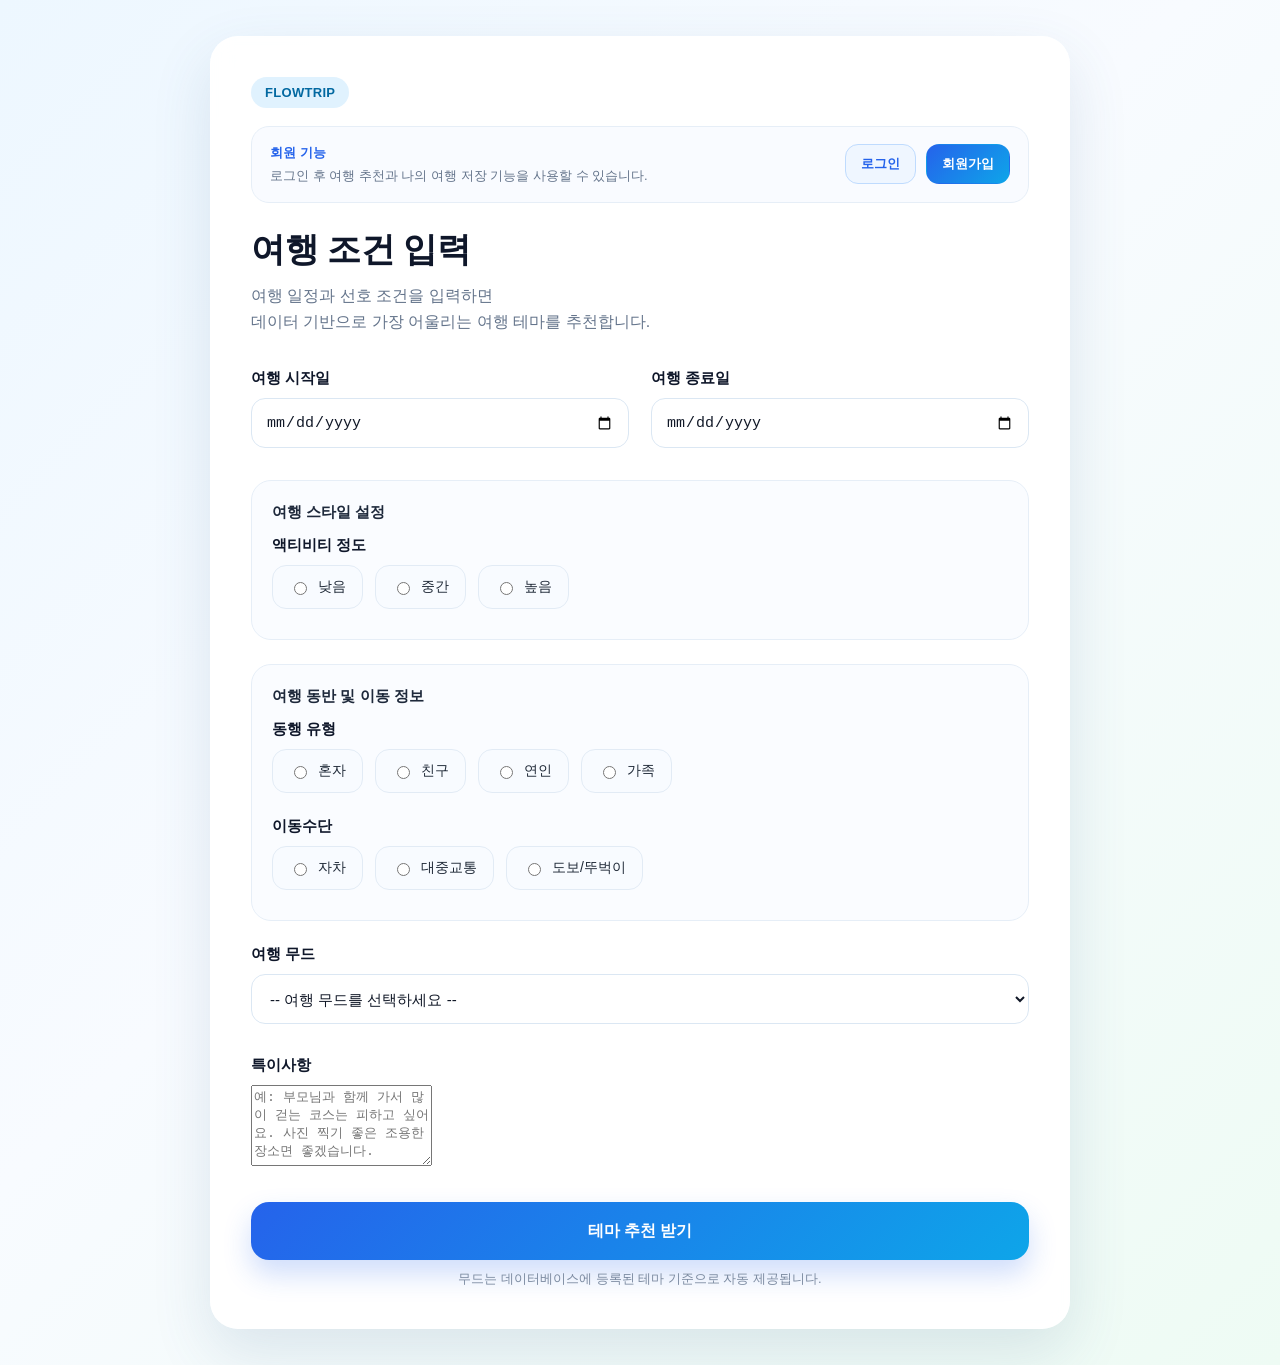
<file: src/main/resources/templates/travel-form.html>
<!DOCTYPE html>
<html xmlns:th="http://www.thymeleaf.org">
<head>
    <meta charset="UTF-8">
    <title>FlowTrip - 여행 조건 입력</title>
    <meta name="viewport" content="width=device-width, initial-scale=1">
    <style>
        * {
            box-sizing: border-box;
        }

        :root {
            --bg1: #edf7ff;
            --bg2: #f8fbff;
            --bg3: #eefbf4;
            --card: rgba(255, 255, 255, 0.94);
            --text-main: #0f172a;
            --text-sub: #64748b;
            --line: #dbe7f3;
            --soft-line: #e6eef7;
            --primary: #2563eb;
            --primary-2: #0ea5e9;
            --chip-bg: #f8fbff;
            --chip-hover: #eef6ff;
            --error: #dc2626;
            --shadow: 0 24px 60px rgba(55, 100, 140, 0.14);
        }

        body {
            margin: 0;
            font-family: "Pretendard", "Noto Sans KR", Arial, sans-serif;
            color: var(--text-main);
            background: linear-gradient(135deg, var(--bg1) 0%, var(--bg2) 45%, var(--bg3) 100%);
            min-height: 100vh;
        }
		

        .page {
            min-height: 100vh;
            display: flex;
            align-items: center;
            justify-content: center;
            padding: 36px 18px;
        }

        .container {
            width: 100%;
            max-width: 860px;
            background: var(--card);
            border: 1px solid rgba(255,255,255,0.7);
            border-radius: 28px;
            box-shadow: var(--shadow);
            padding: 40px;
            backdrop-filter: blur(10px);
        }

        .brand {
            display: inline-flex;
            align-items: center;
            gap: 8px;
            padding: 8px 14px;
            border-radius: 999px;
            background: #e0f2fe;
            color: #0369a1;
            font-size: 13px;
            font-weight: 800;
            letter-spacing: 0.3px;
            margin-bottom: 18px;
        }

        h1 {
            margin: 0 0 10px;
            font-size: 34px;
            font-weight: 800;
            letter-spacing: -0.4px;
        }

        .subtitle {
            margin: 0 0 34px;
            color: var(--text-sub);
            font-size: 16px;
            line-height: 1.65;
        }

        .form-grid {
            display: grid;
            grid-template-columns: 1fr 1fr;
            gap: 22px;
        }

        .form-group {
            margin-bottom: 2px;
        }

        .full-width {
            grid-column: 1 / -1;
        }

        .section-card {
            border: 1px solid var(--soft-line);
            background: rgba(248, 251, 255, 0.72);
            border-radius: 20px;
            padding: 22px 20px;
        }

        .section-title {
            margin: 0 0 14px;
            font-size: 15px;
            font-weight: 800;
            color: #1e293b;
        }

        label.field-title {
            display: block;
            margin-bottom: 10px;
            font-size: 15px;
            font-weight: 700;
            color: #0f172a;
        }

        input[type="date"],
        select {
            width: 100%;
            height: 50px;
            border: 1px solid var(--line);
            border-radius: 14px;
            padding: 0 14px;
            background: #fff;
            font-size: 15px;
            color: #111827;
            outline: none;
            transition: all 0.2s ease;
        }

        input[type="date"]:focus,
        select:focus {
            border-color: #7cb6ff;
            box-shadow: 0 0 0 4px rgba(37, 99, 235, 0.12);
        }

        .option-group {
            display: flex;
            flex-wrap: wrap;
            gap: 12px;
        }

        .option-group label {
            display: inline-flex;
            align-items: center;
            gap: 8px;
            padding: 12px 16px;
            border-radius: 14px;
            border: 1px solid #e2ebf5;
            background: var(--chip-bg);
            font-size: 14px;
            color: #1f2937;
            cursor: pointer;
            transition: all 0.18s ease;
        }

        .option-group label:hover {
            background: var(--chip-hover);
            border-color: #b8d4ff;
            transform: translateY(-1px);
        }

        .option-group input {
            accent-color: var(--primary);
        }

        .error {
            margin-top: 8px;
            font-size: 13px;
            color: var(--error);
        }

        .submit-wrap {
            margin-top: 8px;
        }

        .submit-btn {
            width: 100%;
            height: 58px;
            border: none;
            border-radius: 18px;
            cursor: pointer;
            font-size: 16px;
            font-weight: 800;
            color: white;
            background: linear-gradient(135deg, var(--primary) 0%, var(--primary-2) 100%);
            box-shadow: 0 14px 28px rgba(37, 99, 235, 0.22);
            transition: transform 0.16s ease, box-shadow 0.16s ease;
        }

        .submit-btn:hover {
            transform: translateY(-1px);
            box-shadow: 0 18px 30px rgba(37, 99, 235, 0.26);
        }

        .submit-btn:active {
            transform: translateY(0);
        }

        .helper {
            margin-top: 10px;
            font-size: 13px;
            color: #7b8aa0;
            text-align: center;
        }

        @media (max-width: 768px) {
            .container {
                padding: 26px 18px;
                border-radius: 22px;
            }

            h1 {
                font-size: 28px;
            }

            .subtitle {
                font-size: 15px;
            }

            .form-grid {
                grid-template-columns: 1fr;
            }

            .option-group {
                gap: 10px;
            }

            .option-group label {
                width: 100%;
                justify-content: flex-start;
            }
			textarea {
			    width: 100%;
			    border: 1px solid #dbe7f3;
			    border-radius: 14px;
			    padding: 14px;
			    font-size: 15px;
			    font-family: inherit;
			    background: #ffffff;
			    color: #111827;
			    resize: vertical;
			    outline: none;
			    transition: all 0.2s ease;
			}

			textarea:focus {
			    border-color: #7cb6ff;
			    box-shadow: 0 0 0 4px rgba(37, 99, 235, 0.12);
			}
        }
		.auth-bar {
		    display: flex;
		    justify-content: space-between;
		    align-items: center;
		    gap: 16px;
		    margin-bottom: 24px;
		    padding: 16px 18px;
		    border-radius: 18px;
		    background: rgba(248, 251, 255, 0.8);
		    border: 1px solid #e6eef7;
		}

		.auth-label {
		    display: inline-block;
		    margin-bottom: 4px;
		    color: #2563eb;
		    font-size: 13px;
		    font-weight: 900;
		}

		.auth-desc {
		    margin: 0;
		    color: #64748b;
		    font-size: 13px;
		    line-height: 1.5;
		}

		.auth-actions {
		    display: flex;
		    gap: 10px;
		    flex-shrink: 0;
		}

		.auth-btn {
		    height: 40px;
		    padding: 0 15px;
		    border-radius: 13px;
		    display: inline-flex;
		    align-items: center;
		    justify-content: center;
		    font-size: 13px;
		    font-weight: 900;
		    text-decoration: none;
		}

		.auth-btn.login {
		    color: #2563eb;
		    background: #eff6ff;
		    border: 1px solid #bfdbfe;
		}

		.auth-btn.signup {
		    color: white;
		    background: linear-gradient(135deg, #2563eb, #0ea5e9);
		    border: 1px solid transparent;
		}
		
    </style>
</head>
<body>
<div class="page">
    <div class="container">
        <div class="brand">FLOWTRIP</div>
		<div class="auth-bar">
		    <div>
		        <span class="auth-label">회원 기능</span>
		        <p class="auth-desc">로그인 후 여행 추천과 나의 여행 저장 기능을 사용할 수 있습니다.</p>
		    </div>

		    <div class="auth-actions">
		        <a href="/login" class="auth-btn login">로그인</a>
		        <a href="/signup" class="auth-btn signup">회원가입</a>
		    </div>
		</div>
        <h1>여행 조건 입력</h1>
        <p class="subtitle">
            여행 일정과 선호 조건을 입력하면<br>
            데이터 기반으로 가장 어울리는 여행 테마를 추천합니다.
        </p>

        <form th:action="@{/submit}" th:object="${travelRequestDto}" method="post">
            <div class="form-grid">
                <div class="form-group">
                    <label class="field-title" for="startDate">여행 시작일</label>
                    <input type="date" id="startDate" th:field="*{startDate}">
                    <div class="error" th:if="${#fields.hasErrors('startDate')}" th:errors="*{startDate}"></div>
                </div>

                <div class="form-group">
                    <label class="field-title" for="endDate">여행 종료일</label>
                    <input type="date" id="endDate" th:field="*{endDate}">
                    <div class="error" th:if="${#fields.hasErrors('endDate')}" th:errors="*{endDate}"></div>
                </div>

                <div class="form-group full-width section-card">
                    <div class="section-title">여행 스타일 설정</div>

                    <label class="field-title">액티비티 정도</label>
                    <div class="option-group">
                        <label><input type="radio" th:field="*{activityLevel}" value="낮음"> 낮음</label>
                        <label><input type="radio" th:field="*{activityLevel}" value="중간"> 중간</label>
                        <label><input type="radio" th:field="*{activityLevel}" value="높음"> 높음</label>
                    </div>
                    <div class="error" th:if="${#fields.hasErrors('activityLevel')}" th:errors="*{activityLevel}"></div>
                </div>

                <div class="form-group full-width section-card">
                    <div class="section-title">여행 동반 및 이동 정보</div>

                    <label class="field-title">동행 유형</label>
                    <div class="option-group">
                        <label><input type="radio" th:field="*{companion}" value="혼자"> 혼자</label>
                        <label><input type="radio" th:field="*{companion}" value="친구"> 친구</label>
                        <label><input type="radio" th:field="*{companion}" value="연인"> 연인</label>
                        <label><input type="radio" th:field="*{companion}" value="가족"> 가족</label>
                    </div>
                    <div class="error" th:if="${#fields.hasErrors('companion')}" th:errors="*{companion}"></div>

                    <div style="height: 16px;"></div>

                    <label class="field-title">이동수단</label>
                    <div class="option-group">
                        <label><input type="radio" th:field="*{transport}" value="자차"> 자차</label>
                        <label><input type="radio" th:field="*{transport}" value="대중교통"> 대중교통</label>
                        <label><input type="radio" th:field="*{transport}" value="도보"> 도보/뚜벅이</label>
                    </div>
                    <div class="error" th:if="${#fields.hasErrors('transport')}" th:errors="*{transport}"></div>
                </div>

                <div class="form-group full-width">
                    <label class="field-title" for="moodGroup">여행 무드</label>
                    <select id="moodGroup" th:field="*{moodGroup}">
                        <option value="">-- 여행 무드를 선택하세요 --</option>
                        <option th:each="mood : ${moodGroups}"
                                th:value="${mood}"
                                th:text="${mood}">
                        </option>
                    </select>
                    <div class="error" th:if="${#fields.hasErrors('moodGroup')}" th:errors="*{moodGroup}"></div>
                </div>
				
				<div class="form-group full-width">
				    <label class="field-title" for="specialRequest">특이사항</label>
				    <textarea id="specialRequest"
				              th:field="*{specialRequest}"
				              rows="5"
				              placeholder="예: 부모님과 함께 가서 많이 걷는 코스는 피하고 싶어요. 사진 찍기 좋은 조용한 장소면 좋겠습니다."></textarea>
				</div>

                <div class="submit-wrap full-width">
                    <button type="submit" class="submit-btn">테마 추천 받기</button>
                    <div class="helper">무드는 데이터베이스에 등록된 테마 기준으로 자동 제공됩니다.</div>
                </div>
            </div>
        </form>
    </div>
</div>
</body>
</html>
</file>
